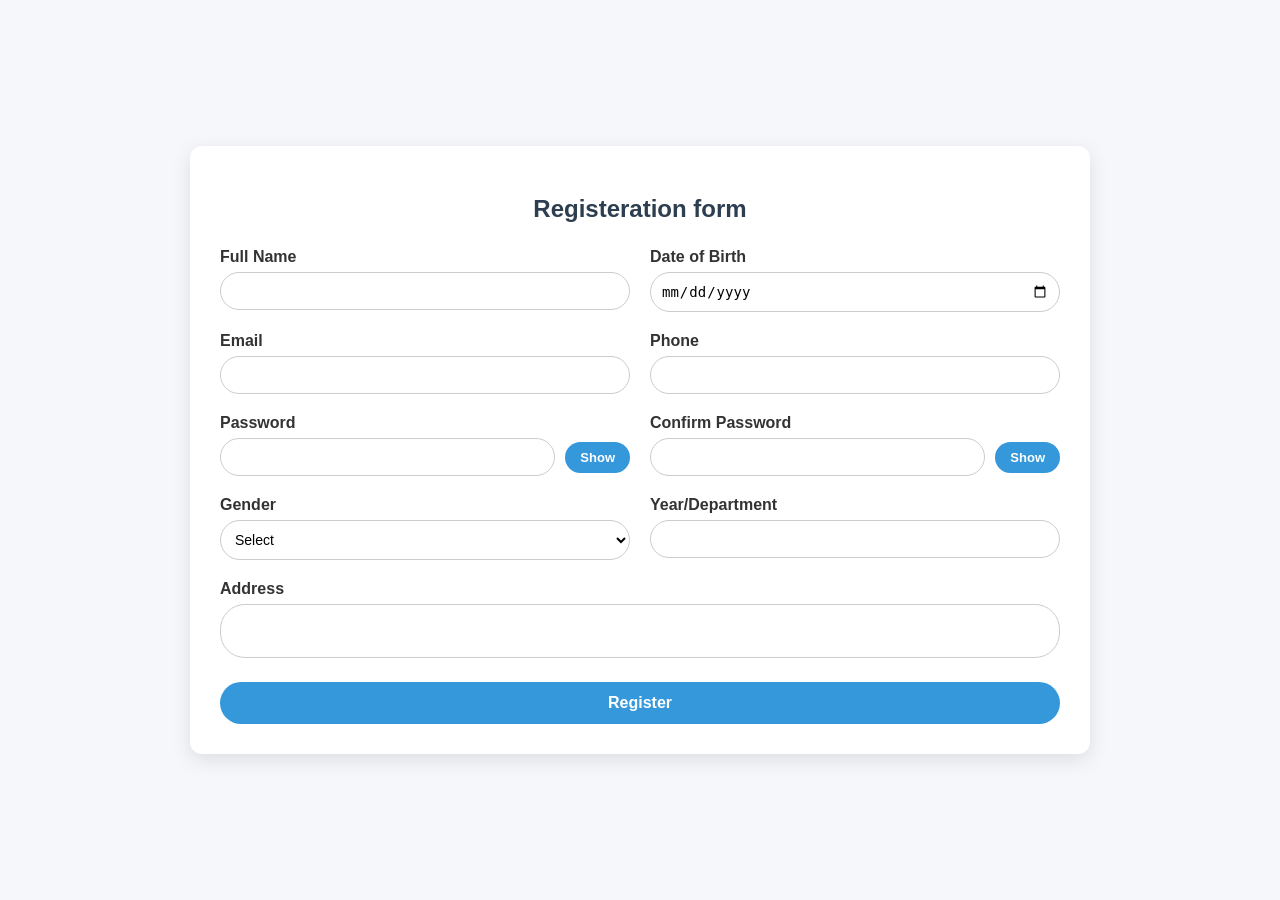
<file: Day9/index.html>
<!DOCTYPE html>
<html lang="en">
<head>
  <meta charset="UTF-8">
  <title>Registration Form</title>
  <style>
    body {
      font-family: Arial, sans-serif;
      background: #f5f7fa; /* Soft neutral background */
      display: flex;
      justify-content: center;
      align-items: center;
      height: 100vh; /* Full viewport height */
      margin: 0;
    }
    .form-container {
      background: #fff;
      padding: 30px;
      border-radius: 12px;
      box-shadow: 0 6px 20px rgba(0,0,0,0.1);
      width: 90%;
      max-width: 900px; /* Wider form for side-by-side fields */
      box-sizing: border-box;
    }
    .form-container h2 {
      text-align: center;
      color: #2c3e50;
      margin-bottom: 25px;
    }
    .form-grid {
      display: grid;
      grid-template-columns: repeat(2, 1fr); /* Two columns */
      gap: 20px;
    }
    label {
      display: block;
      margin-bottom: 6px;
      color: #333;
      font-weight: bold;
    }
    input, select, textarea {
      width: 100%;
      padding: 10px;
      border: 1px solid #ccc;
      border-radius: 25px; /* Rounded edges */
      background: #fff;
      font-size: 14px;
      box-sizing: border-box;
    }
    textarea {
      resize: none;
    }
    .full-width {
      grid-column: span 2; /* Field spans both columns */
    }
    button {
      grid-column: span 2;
      padding: 12px;
      background: #3498db;
      color: white;
      border: none;
      border-radius: 25px;
      cursor: pointer;
      font-size: 16px;
      font-weight: bold;
    }
    button:hover {
      background: #2980b9;
    }
    /* Password wrapper styling */
    .password-wrapper {
      display: flex;
      align-items: center;
      gap: 10px;
    }
    .password-wrapper input {
      flex: 1;
    }
    .toggle-btn {
      padding: 8px 15px;
      background: #3498db;
      color: white;
      border: none;
      border-radius: 25px;
      cursor: pointer;
      font-size: 13px;
      font-weight: bold;
    }
    .toggle-btn:hover {
      background: #2980b9;
    }
  </style>
</head>
<body>
  <div class="form-container">
    <h2>Registeration form</h2>
    <form action="submit.php" method="post">
      <div class="form-grid">
        <div>
          <label for="name">Full Name</label>
          <input type="text" id="name" name="name" required>
        </div>

        <div>
          <label for="dob">Date of Birth</label>
          <input type="date" id="dob" name="dob" required>
        </div>

        <div>
          <label for="email">Email</label>
          <input type="email" id="email" name="email" required>
        </div>

        <div>
          <label for="phone">Phone</label>
          <input type="tel" id="phone" name="phone" required>
        </div>

        <div>
          <label for="password">Password</label>
          <div class="password-wrapper">
            <input type="password" id="password" name="password" required>
            <button type="button" class="toggle-btn" onclick="togglePassword('password')">Show</button>
          </div>
        </div>

        <div>
          <label for="confirm">Confirm Password</label>
          <div class="password-wrapper">
            <input type="password" id="confirm" name="confirm" required>
            <button type="button" class="toggle-btn" onclick="togglePassword('confirm')">Show</button>
          </div>
        </div>

        <div>
          <label for="gender">Gender</label>
          <select id="gender" name="gender" required>
            <option value="">Select</option>
            <option value="male">Male</option>
            <option value="female">Female</option>
            <option value="other">Other</option>
          </select>
        </div>

        <div>
          <label for="department">Year/Department</label>
          <input type="text" id="department" name="department" required>
        </div>

        <div class="full-width">
          <label for="address">Address</label>
          <textarea id="address" name="address" rows="2" required></textarea>
        </div>

        <button type="submit">Register</button>
      </div>
    </form>
  </div>

  <script>
    function togglePassword(fieldId) {
      var input = document.getElementById(fieldId);
      var button = input.nextElementSibling;
      if (input.type === "password") {
        input.type = "text";
        button.textContent = "Hide";
      } else {
        input.type = "password";
        button.textContent = "Show";
      }
    }
  </script>
</body>
</html>
</file>
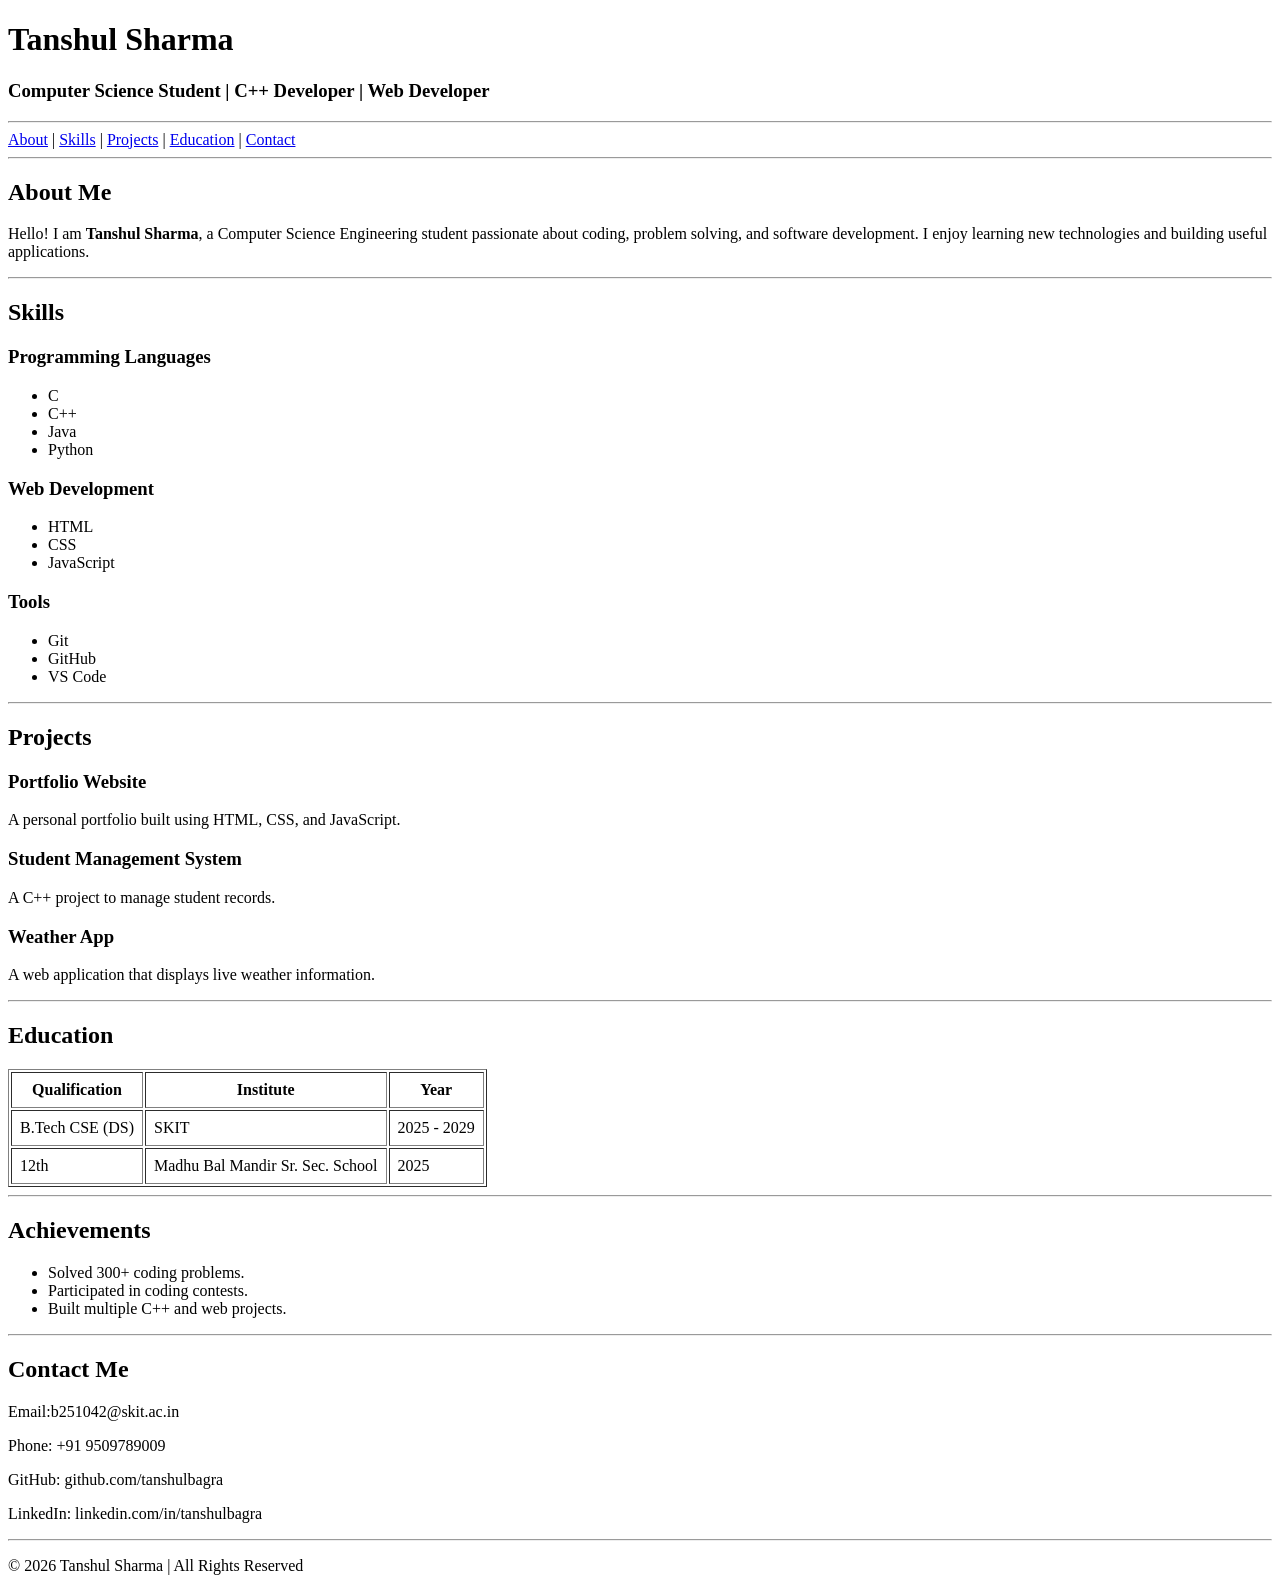
<file: Day1/Day1.html>
<!DOCTYPE html>
<html lang="en">
<head>
    <meta charset="UTF-8">
    <meta name="viewport" content="width=device-width, initial-scale=1.0">
    <title>Portfolio</title>
</head>
<body>

    <header>
        <h1>Tanshul Sharma</h1>
        <h3>Computer Science Student | C++ Developer | Web Developer</h3>
        <hr>

        <nav>
            <a href="#about">About</a> |
            <a href="#skills">Skills</a> |
            <a href="#projects">Projects</a> |
            <a href="#education">Education</a> |
            <a href="#contact">Contact</a>
        </nav>
    </header>

    <hr>

    <section id="about">
        <h2>About Me</h2>
        <p>
            Hello! I am <b>Tanshul Sharma</b>, a Computer Science Engineering
            student passionate about coding, problem solving, and software
            development. I enjoy learning new technologies and building useful
            applications.
        </p>
    </section>

    <hr>

    <section id="skills">
        <h2>Skills</h2>

        <h3>Programming Languages</h3>
        <ul>
            <li>C</li>
            <li>C++</li>
            <li>Java</li>
            <li>Python</li>
        </ul>

        <h3>Web Development</h3>
        <ul>
            <li>HTML</li>
            <li>CSS</li>
            <li>JavaScript</li>
        </ul>

        <h3>Tools</h3>
        <ul>
            <li>Git</li>
            <li>GitHub</li>
            <li>VS Code</li>
        </ul>
    </section>

    <hr>

    <section id="projects">
        <h2>Projects</h2>

        <article>
            <h3>Portfolio Website</h3>
            <p>A personal portfolio built using HTML, CSS, and JavaScript.</p>
        </article>

        <article>
            <h3>Student Management System</h3>
            <p>A C++ project to manage student records.</p>
        </article>

        <article>
            <h3>Weather App</h3>
            <p>A web application that displays live weather information.</p>
        </article>
    </section>

    <hr>

    <section id="education">
        <h2>Education</h2>

        <table border="1" cellpadding="8">
            <tr>
                <th>Qualification</th>
                <th>Institute</th>
                <th>Year</th>
            </tr>

            <tr>
                <td>B.Tech CSE (DS)</td>
                <td>SKIT</td>
                <td>2025 - 2029</td>
            </tr>

            <tr>
                <td>12th</td>
                <td>Madhu Bal Mandir Sr. Sec. School</td>
                <td>2025</td>
            </tr>
        </table>
    </section>

    <hr>

    <section id="achievements">
        <h2>Achievements</h2>

        <ul>
            <li>Solved 300+ coding problems.</li>
            <li>Participated in coding contests.</li>
            <li>Built multiple C++ and web projects.</li>
        </ul>
    </section>

    <hr>

    <section id="contact">
        <h2>Contact Me</h2>

        <p>Email:b251042@skit.ac.in</p>
        <p>Phone: +91 9509789009</p>
        <p>GitHub: github.com/tanshulbagra</p>
        <p>LinkedIn: linkedin.com/in/tanshulbagra</p>
    </section>

    <hr>

    <footer>
        <p>© 2026 Tanshul Sharma | All Rights Reserved</p>
    </footer>

</body>
</html>
</file>
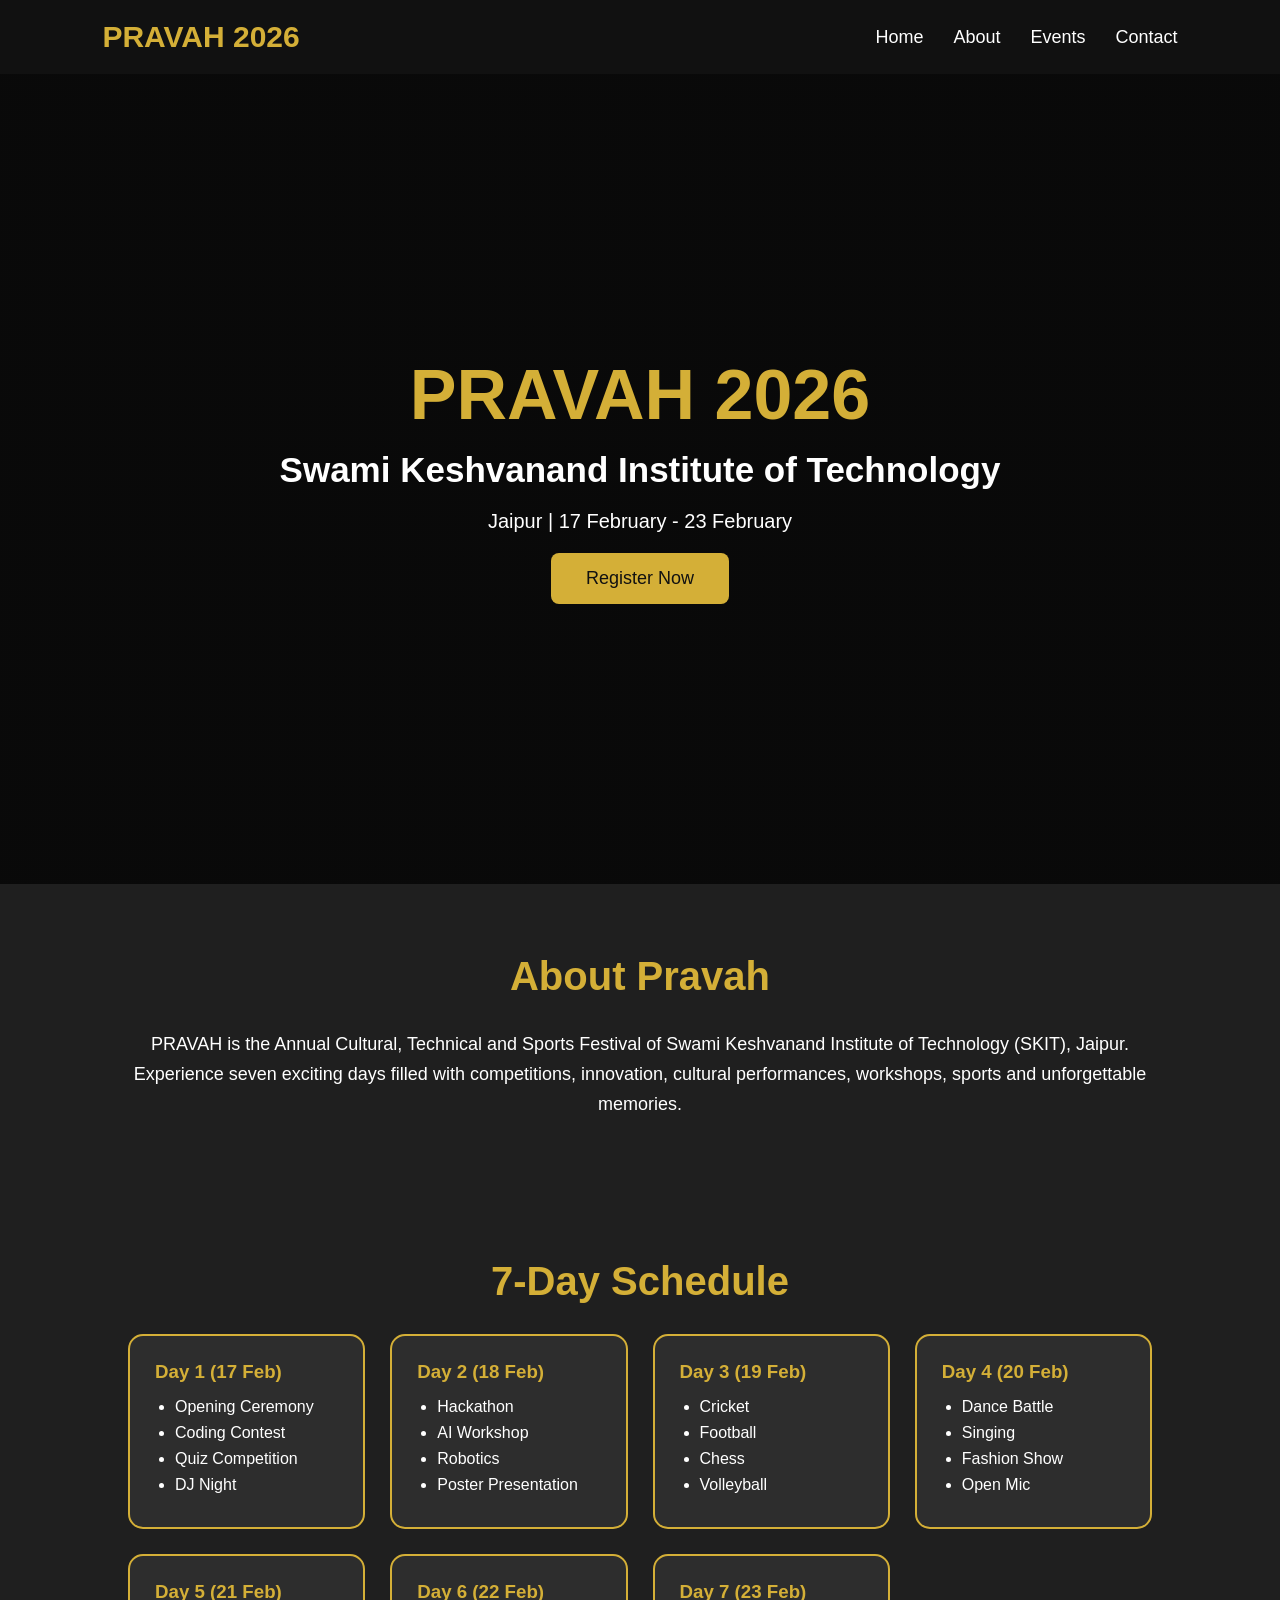
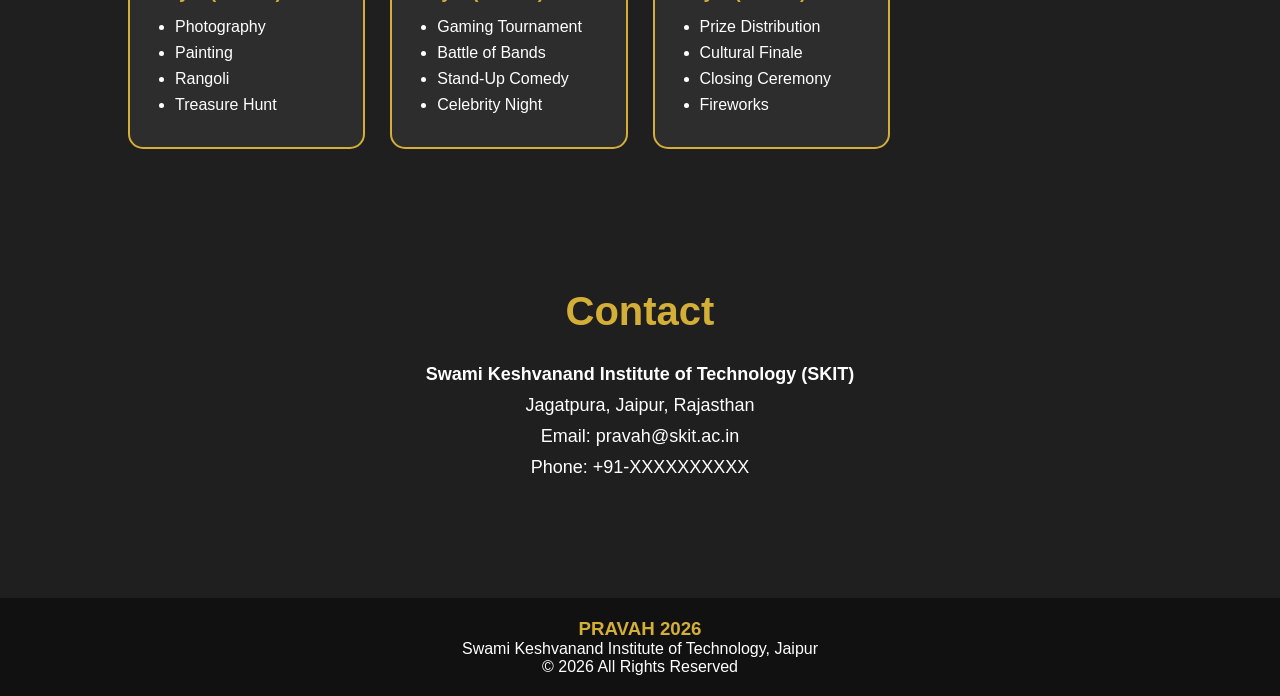
<file: Day4/Day4.html>
<!DOCTYPE html>
<html lang="en">
<head>
<meta charset="UTF-8">
<meta name="viewport" content="width=device-width, initial-scale=1.0">
<title>PRAVAH 2026 | SKIT Jaipur</title>

<style>
*{
    margin:0;
    padding:0;
    box-sizing:border-box;
    font-family:Arial, Helvetica, sans-serif;
    scroll-behavior:smooth;
}

body{
    background:#1f1f1f;
    color:white;
}

/* Navbar */

nav{
    width:100%;
    background:#111;
    display:flex;
    justify-content:space-between;
    align-items:center;
    padding:20px 8%;
    position:sticky;
    top:0;
}

.logo{
    color:#d4af37;
    font-size:30px;
    font-weight:bold;
}

nav ul{
    display:flex;
    list-style:none;
}

nav ul li{
    margin-left:30px;
}

nav ul li a{
    color:white;
    text-decoration:none;
    font-size:18px;
    transition:.3s;
}

nav ul li a:hover{
    color:#d4af37;
}

/* Hero */

.hero{
    height:90vh;
    display:flex;
    justify-content:center;
    align-items:center;
    flex-direction:column;
    text-align:center;
    background:linear-gradient(rgba(0,0,0,.7),rgba(0,0,0,.7)),
    url("https://images.unsplash.com/photo-1511578314322-379afb476865?auto=format&fit=crop&w=1600&q=80");
    background-size:cover;
    background-position:center;
}

.hero h1{
    font-size:70px;
    color:#d4af37;
}

.hero h2{
    margin-top:15px;
    font-size:35px;
}

.hero p{
    margin:20px;
    font-size:20px;
}

button{
    padding:15px 35px;
    border:none;
    background:#d4af37;
    color:#111;
    font-size:18px;
    border-radius:8px;
    cursor:pointer;
    transition:.3s;
}

button:hover{
    background:white;
}

/* About */

section{
    padding:70px 10%;
}

.heading{
    color:#d4af37;
    text-align:center;
    font-size:40px;
    margin-bottom:30px;
}

.about p{
    text-align:center;
    line-height:30px;
    font-size:18px;
}

/* Days */

.days{
    display:grid;
    grid-template-columns:repeat(auto-fit,minmax(220px,1fr));
    gap:25px;
}

.card{
    background:#2d2d2d;
    padding:25px;
    border-radius:15px;
    border:2px solid #d4af37;
    transition:.4s;
}

.card:hover{
    transform:translateY(-10px);
    box-shadow:0 0 20px #d4af37;
}

.card h3{
    color:#d4af37;
    margin-bottom:15px;
}

.card ul{
    padding-left:20px;
}

.card li{
    margin:8px 0;
}

/* Contact */

.contact{
    text-align:center;
}

.contact p{
    margin:10px;
    font-size:18px;
}

/* Footer */

footer{
    background:#111;
    text-align:center;
    padding:20px;
    margin-top:40px;
}
</style>

</head>
<body>

<nav>

<div class="logo">PRAVAH 2026</div>

<ul>
<li><a href="#">Home</a></li>
<li><a href="#about">About</a></li>
<li><a href="#events">Events</a></li>
<li><a href="#contact">Contact</a></li>
</ul>

</nav>

<section class="hero">

<h1>PRAVAH 2026</h1>

<h2>Swami Keshvanand Institute of Technology</h2>

<p>Jaipur | 17 February - 23 February</p>

<button>Register Now</button>

</section>

<section id="about" class="about">

<h2 class="heading">About Pravah</h2>

<p>
PRAVAH is the Annual Cultural, Technical and Sports Festival of
Swami Keshvanand Institute of Technology (SKIT), Jaipur.
Experience seven exciting days filled with competitions,
innovation, cultural performances, workshops,
sports and unforgettable memories.
</p>

</section>

<section id="events">

<h2 class="heading">7-Day Schedule</h2>

<div class="days">

<div class="card">
<h3>Day 1 (17 Feb)</h3>
<ul>
<li>Opening Ceremony</li>
<li>Coding Contest</li>
<li>Quiz Competition</li>
<li>DJ Night</li>
</ul>
</div>

<div class="card">
<h3>Day 2 (18 Feb)</h3>
<ul>
<li>Hackathon</li>
<li>AI Workshop</li>
<li>Robotics</li>
<li>Poster Presentation</li>
</ul>
</div>

<div class="card">
<h3>Day 3 (19 Feb)</h3>
<ul>
<li>Cricket</li>
<li>Football</li>
<li>Chess</li>
<li>Volleyball</li>
</ul>
</div>

<div class="card">
<h3>Day 4 (20 Feb)</h3>
<ul>
<li>Dance Battle</li>
<li>Singing</li>
<li>Fashion Show</li>
<li>Open Mic</li>
</ul>
</div>

<div class="card">
<h3>Day 5 (21 Feb)</h3>
<ul>
<li>Photography</li>
<li>Painting</li>
<li>Rangoli</li>
<li>Treasure Hunt</li>
</ul>
</div>

<div class="card">
<h3>Day 6 (22 Feb)</h3>
<ul>
<li>Gaming Tournament</li>
<li>Battle of Bands</li>
<li>Stand-Up Comedy</li>
<li>Celebrity Night</li>
</ul>
</div>

<div class="card">
<h3>Day 7 (23 Feb)</h3>
<ul>
<li>Prize Distribution</li>
<li>Cultural Finale</li>
<li>Closing Ceremony</li>
<li>Fireworks</li>
</ul>
</div>

</div>

</section>

<section id="contact" class="contact">

<h2 class="heading">Contact</h2>

<p><strong>Swami Keshvanand Institute of Technology (SKIT)</strong></p>

<p>Jagatpura, Jaipur, Rajasthan</p>

<p>Email: pravah@skit.ac.in</p>

<p>Phone: +91-XXXXXXXXXX</p>

</section>

<footer>

<h3 style="color:#d4af37;">PRAVAH 2026</h3>

<p>Swami Keshvanand Institute of Technology, Jaipur</p>

<p>© 2026 All Rights Reserved</p>

</footer>

</body>
</html>
</file>
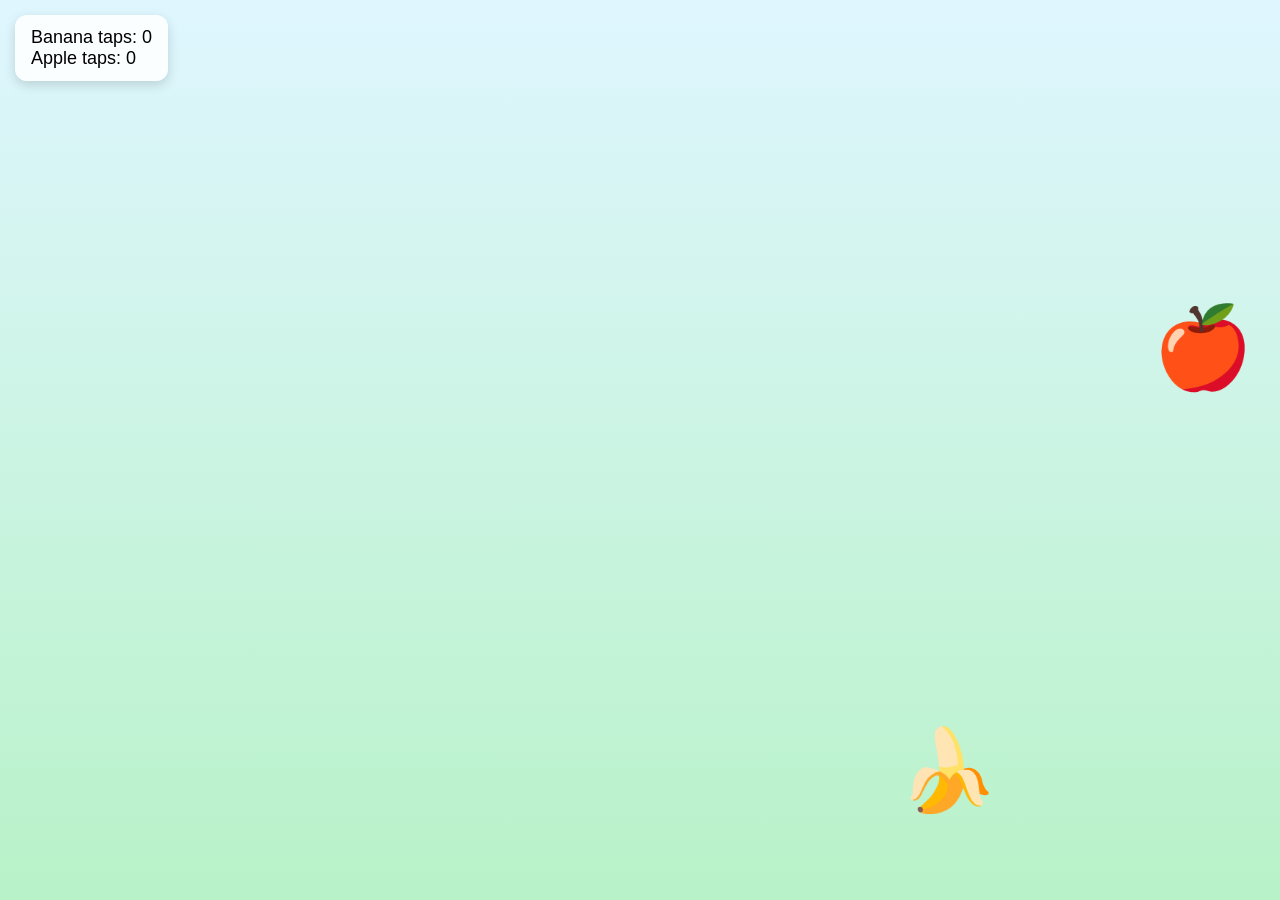
<file: Day5/game.html>
<!DOCTYPE html>
<html lang="en">
<head>
  <meta charset="UTF-8" />
  <meta name="viewport" content="width=device-width, initial-scale=1.0" />
  <title>Banana Apple Tap Game</title>
  <style>
    * {
      box-sizing: border-box;
      margin: 0;
      padding: 0;
      font-family: Arial, sans-serif;
    }

    body {
      background: linear-gradient(to bottom, #dff6ff, #b8f2c8);
      overflow: hidden;
      height: 100vh;
    }

    .game-area {
      position: relative;
      width: 100vw;
      height: 100vh;
    }

    .fruit {
      position: absolute;
      display: flex;
      align-items: center;
      justify-content: center;
      cursor: pointer;
      user-select: none;
      transition: left 0.3s ease, top 0.3s ease, transform 0.2s ease;
    }

    .fruit:active {
      transform: scale(0.9);
    }

    .banana,
    .apple {
      font-size: 80px;
    }

    .info {
      position: fixed;
      top: 15px;
      left: 15px;
      background: rgba(255, 255, 255, 0.85);
      padding: 12px 16px;
      border-radius: 12px;
      box-shadow: 0 4px 12px rgba(0,0,0,0.15);
      font-size: 18px;
      z-index: 1000;
    }

    .message {
      position: fixed;
      top: 50%;
      left: 50%;
      transform: translate(-50%, -50%);
      background: rgba(255,255,255,0.95);
      padding: 20px 30px;
      border-radius: 16px;
      font-size: 28px;
      font-weight: bold;
      display: none;
      box-shadow: 0 6px 20px rgba(0,0,0,0.2);
      z-index: 1000;
      text-align: center;
    }

    .restart-btn {
      margin-top: 15px;
      padding: 10px 20px;
      font-size: 18px;
      border: none;
      border-radius: 10px;
      background: #4caf50;
      color: white;
      cursor: pointer;
    }

    .restart-btn:hover {
      background: #3d9442;
    }
  </style>
</head>
<body>
  <div class="info">
    <div>Banana taps: <span id="bananaCount">0</span></div>
    <div>Apple taps: <span id="appleCount">0</span></div>
  </div>

  <div class="game-area" id="gameArea">
    <div class="fruit banana" id="banana">🍌</div>
    <div class="fruit apple" id="apple">🍎</div>
  </div>

  <div class="message" id="gameMessage">
    Game Over! Both fruits disappeared.
    <br />
    <button class="restart-btn" onclick="restartGame()">Restart</button>
  </div>

  <script>
    const gameArea = document.getElementById("gameArea");
    const banana = document.getElementById("banana");
    const apple = document.getElementById("apple");

    const bananaCountEl = document.getElementById("bananaCount");
    const appleCountEl = document.getElementById("appleCount");
    const gameMessage = document.getElementById("gameMessage");

    const fruits = {
      banana: {
        el: banana,
        taps: 0,
        size: 80,
        maxTaps: Math.floor(Math.random() * 6) + 10 // 10 to 15
      },
      apple: {
        el: apple,
        taps: 0,
        size: 80,
        maxTaps: Math.floor(Math.random() * 6) + 10 // 10 to 15
      }
    };

    function randomPosition(element, size) {
      const maxX = window.innerWidth - size - 20;
      const maxY = window.innerHeight - size - 20;
      const x = Math.random() * maxX;
      const y = Math.random() * maxY;
      element.style.left = x + "px";
      element.style.top = y + "px";
    }

    function updateFruit(fruitName) {
      const fruit = fruits[fruitName];
      fruit.taps++;
      fruit.size -= 5;

      if (fruitName === "banana") {
        bananaCountEl.textContent = fruit.taps;
      } else {
        appleCountEl.textContent = fruit.taps;
      }

      if (fruit.taps >= fruit.maxTaps || fruit.size <= 20) {
        fruit.el.style.display = "none";
        checkGameOver();
        return;
      }

      fruit.el.style.fontSize = fruit.size + "px";
      randomPosition(fruit.el, fruit.size);
    }

    function checkGameOver() {
      const bananaGone = fruits.banana.el.style.display === "none";
      const appleGone = fruits.apple.el.style.display === "none";

      if (bananaGone && appleGone) {
        gameMessage.style.display = "block";
      }
    }

    banana.addEventListener("click", () => updateFruit("banana"));
    apple.addEventListener("click", () => updateFruit("apple"));

    function placeInitialFruits() {
      randomPosition(banana, fruits.banana.size);
      randomPosition(apple, fruits.apple.size);
    }

    function restartGame() {
      fruits.banana.taps = 0;
      fruits.apple.taps = 0;
      fruits.banana.size = 80;
      fruits.apple.size = 80;
      fruits.banana.maxTaps = Math.floor(Math.random() * 6) + 10;
      fruits.apple.maxTaps = Math.floor(Math.random() * 6) + 10;

      banana.style.display = "flex";
      apple.style.display = "flex";

      banana.style.fontSize = "80px";
      apple.style.fontSize = "80px";

      bananaCountEl.textContent = "0";
      appleCountEl.textContent = "0";

      gameMessage.style.display = "none";

      placeInitialFruits();
    }

    window.addEventListener("resize", placeInitialFruits);

    placeInitialFruits();
  </script>
</body>
</html>
</file>
